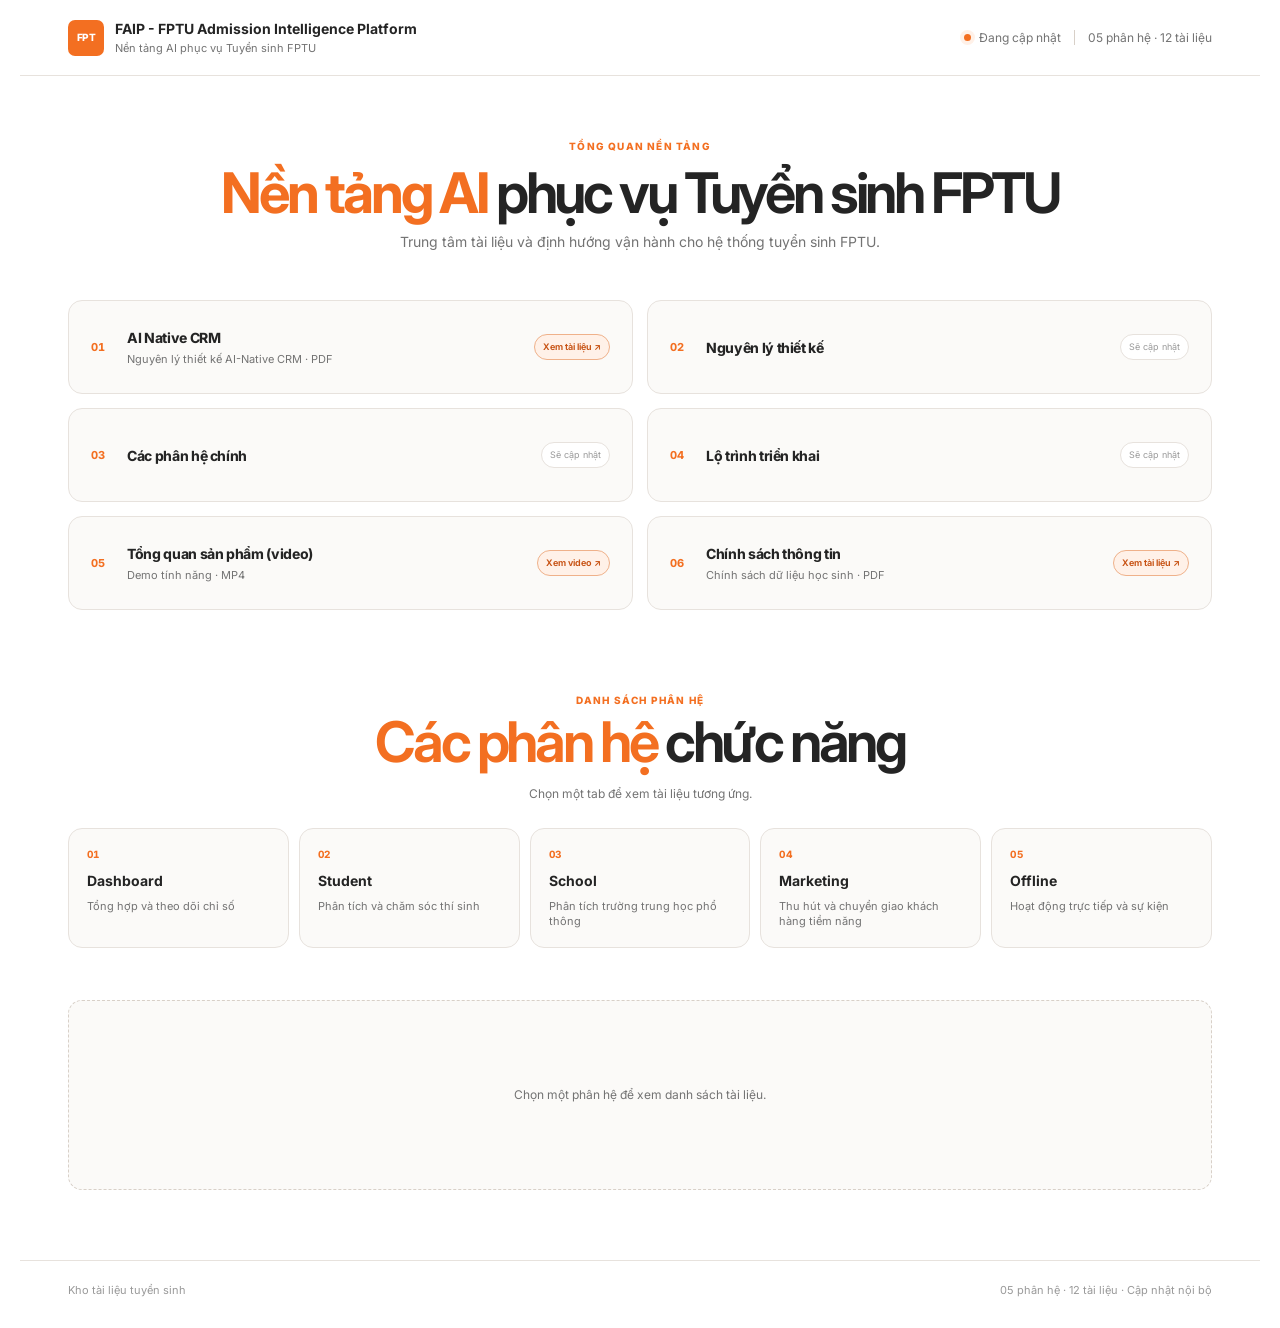
<file: index.html>
<!doctype html>
<html lang="vi">
  <head>
    <meta charset="utf-8" />
    <meta name="viewport" content="width=device-width, initial-scale=1" />
    <meta name="description" content="Thư viện tài liệu hệ thống tuyển sinh." />
    <title>FAIP - FPTU Admission Intelligence Platform</title>
    <link rel="preconnect" href="https://fonts.googleapis.com" />
    <link rel="preconnect" href="https://fonts.gstatic.com" crossorigin />
    <link href="https://fonts.googleapis.com/css2?family=Inter:wght@100..900&display=swap" rel="stylesheet" />
    <link rel="stylesheet" href="styles.css" />
  </head>
  <body>
    <div class="app-shell">
      <header class="site-header">
        <a class="brand" href="#top" aria-label="Về đầu trang">
          <span class="brand-mark" aria-hidden="true">FPT</span>
          <span class="brand-copy">
            <strong>FAIP - FPTU Admission Intelligence Platform</strong>
            <small>Nền tảng AI phục vụ Tuyển sinh FPTU</small>
          </span>
        </a>
        <div class="header-meta">
          <span class="status-dot" aria-hidden="true"></span>
          <span>Đang cập nhật</span>
          <span class="header-divider" aria-hidden="true"></span>
          <span>05 phân hệ · 12 tài liệu</span>
        </div>
      </header>

      <main id="top">
          <!-- <div class="hero-visual">
            <div class="chart-card">
              <div class="chart-header">
                <div>
                  <p class="chart-eyebrow">DOCUMENT COVERAGE</p>
                  <h2>Thư viện theo phân hệ</h2>
                </div>
                <span class="chart-live"><i aria-hidden="true"></i> LIVE</span>
              </div>

              <div class="chart-kpis">
                <div class="chart-kpi chart-kpi-featured"><span>Tổng tài liệu</span><strong>06</strong><small>PDF đang sẵn sàng</small></div>
                <div class="chart-kpi"><span>Phân hệ hoạt động</span><strong>04</strong><small>trên 05 phân hệ</small></div>
              </div>

              <div class="chart-canvas">
                <div class="chart-canvas-heading"><span>Số tài liệu</span><span>Phân bổ hiện tại</span></div>
                <svg class="coverage-chart" viewBox="0 0 560 220" role="img" aria-labelledby="coverage-chart-title coverage-chart-desc">
                  <title id="coverage-chart-title">Số tài liệu theo từng phân hệ</title>
                  <desc id="coverage-chart-desc">Dashboard có 1 tài liệu, Student có 1, School có 3, Marketing có 1 và Offline chưa có tài liệu.</desc>
                  <defs>
                    <linearGradient id="coverageBar" x1="0" y1="0" x2="0" y2="1">
                      <stop offset="0" stop-color="#ff9a5c" />
                      <stop offset="1" stop-color="#f36f21" />
                    </linearGradient>
                    <linearGradient id="coverageLine" x1="0" y1="0" x2="1" y2="0">
                      <stop offset="0" stop-color="#f36f21" />
                      <stop offset="1" stop-color="#c75213" />
                    </linearGradient>
                  </defs>
                  <g class="chart-grid-lines" aria-hidden="true">
                    <line x1="44" y1="39" x2="534" y2="39" />
                    <line x1="44" y1="84" x2="534" y2="84" />
                    <line x1="44" y1="128" x2="534" y2="128" />
                    <line x1="44" y1="172" x2="534" y2="172" />
                  </g>
                  <g class="chart-y-labels" aria-hidden="true">
                    <text x="26" y="43">3</text>
                    <text x="26" y="88">2</text>
                    <text x="26" y="132">1</text>
                    <text x="26" y="176">0</text>
                  </g>
                  <g class="chart-columns" aria-hidden="true">
                    <rect x="68" y="39" width="54" height="133" rx="11" />
                    <rect x="164" y="39" width="54" height="133" rx="11" />
                    <rect x="260" y="39" width="54" height="133" rx="11" />
                    <rect x="356" y="39" width="54" height="133" rx="11" />
                    <rect x="452" y="39" width="54" height="133" rx="11" />
                  </g>
                  <g class="chart-bars" aria-hidden="true">
                    <rect x="68" y="128" width="54" height="44" rx="11" fill="url(#coverageBar) />
                    <rect x="164" y="128" width="54" height="44" rx="11" fill="url(#coverageBar) />
                    <rect x="260" y="39" width="54" height="133" rx="11" fill="url(#coverageBar)" />
                    <rect x="356" y="128" width="54" height="44" rx="11" fill="url(#coverageBar)" />
                    <rect x="452" y="166" width="54" height="6" rx="4" fill="#d9ddda" />
                  </g>
                  <path class="chart-line" d="M95 125 C125 113, 158 113, 191 125 S256 67, 287 37 S354 114, 383 125 S447 164, 479 169" />
                  <g class="chart-points" aria-hidden="true">
                    <circle cx="95" cy="125" r="5" />
                    <circle cx="191" cy="125" r="5" />
                    <circle cx="287" cy="37" r="5" />
                    <circle cx="383" cy="125" r="5" />
                    <circle cx="479" cy="169" r="5" />
                  </g>
                  <g class="chart-callout" aria-hidden="true">
                    <rect x="241" y="3" width="92" height="23" rx="8" />
                    <text x="287" y="18" text-anchor="middle">03 tài liệu</text>
                  </g>
                  <g class="chart-x-labels" aria-hidden="true">
                    <text x="95" y="202" text-anchor="middle">Dashboard</text>
                    <text x="191" y="202" text-anchor="middle">Student</text>
                    <text x="287" y="202" text-anchor="middle">School</text>
                    <text x="383" y="202" text-anchor="middle">Marketing</text>
                    <text x="479" y="202" text-anchor="middle">Offline</text>
                  </g>
                </svg>
                <div class="chart-legend"><span><i class="legend-dot legend-dot-orange"></i>Đã có tài liệu</span><span><i class="legend-dot legend-dot-muted"></i>Đang cập nhật</span></div>
              </div>

              <div class="chart-footer"><span><i aria-hidden="true">↗</i> School là phân hệ có độ phủ cao nhất</span><span>05 phân hệ</span></div>
            </div>

          </div> -->
        <section class="system-intro" aria-labelledby="page-title">
          <div class="system-lead">
            <p class="section-label">TỔNG QUAN NỀN TẢNG</p>
            <h1 id="page-title"><span>Nền tảng AI</span> phục vụ Tuyển sinh FPTU</h1>
            <p class="intro-copy">Trung tâm tài liệu và định hướng vận hành cho hệ thống tuyển sinh FPTU.</p>
          </div>

          <div class="system-content">
            <div class="system-parts" aria-label="Năm phần của nguyên lý thiết kế hệ thống">
              <a class="system-part is-ready" href="viewer.html?doc=ai-native-crm">
                <span class="system-part-index">01</span>
                <span class="system-part-copy"><h2>AI Native CRM</h2><small>Nguyên lý thiết kế AI-Native CRM · PDF</small></span>
                <span class="system-part-status is-ready">Xem tài liệu ↗</span>
              </a>
              <article class="system-part">
                <span class="system-part-index">02</span>
                <h2>Nguyên lý thiết kế</h2>
                <span class="system-part-status">Sẽ cập nhật</span>
              </article>
              <article class="system-part">
                <span class="system-part-index">03</span>
                <h2>Các phân hệ chính</h2>
                <span class="system-part-status">Sẽ cập nhật</span>
              </article>
              <article class="system-part">
                <span class="system-part-index">04</span>
                <h2>Lộ trình triển khai</h2>
                <span class="system-part-status">Sẽ cập nhật</span>
              </article>
              <button type="button" class="system-part is-ready" id="openVideoModal" aria-haspopup="dialog" aria-controls="videoModal">
                <span class="system-part-index">05</span>
                <span class="system-part-copy"><h2>Tổng quan sản phẩm (video)</h2><small>Demo tính năng · MP4</small></span>
                <span class="system-part-status is-ready">Xem video ↗</span>
              </button>
              <a class="system-part is-ready" href="viewer.html?doc=student-data-policy">
                <span class="system-part-index">06</span>
                <span class="system-part-copy"><h2>Chính sách thông tin</h2><small>Chính sách dữ liệu học sinh · PDF</small></span>
                <span class="system-part-status is-ready">Xem tài liệu ↗</span>
              </a>
            </div>
          </div>
        </section>

        <section class="library-browser" aria-labelledby="modules-title">
          <div class="modules-panel">
            <div class="section-heading module-heading">
              <div><p class="section-label">DANH SÁCH PHÂN HỆ</p><h2 id="modules-title"><span>Các phân hệ</span> chức năng</h2></div>
              <p class="section-hint">Chọn một tab để xem tài liệu tương ứng.</p>
            </div>
            <div class="module-grid" role="tablist" aria-label="Các phân hệ chức năng">
              <a class="module-card" role="tab" aria-controls="documents-section" href="#section-dashboard"><span class="module-number">01</span><strong>Dashboard</strong><small>Tổng hợp và theo dõi chỉ số</small></a>
              <a class="module-card" role="tab" aria-controls="documents-section" href="#section-student"><span class="module-number">02</span><strong>Student</strong><small>Phân tích và chăm sóc thí sinh</small></a>
              <a class="module-card" role="tab" aria-controls="documents-section" href="#section-school"><span class="module-number">03</span><strong>School</strong><small>Phân tích trường trung học phổ thông</small></a>
              <a class="module-card" role="tab" aria-controls="documents-section" href="#section-marketing"><span class="module-number">04</span><strong>Marketing</strong><small>Thu hút và chuyển giao khách hàng tiềm năng</small></a>
              <a class="module-card" role="tab" aria-controls="documents-section" href="#section-offline"><span class="module-number">05</span><strong>Offline</strong><small>Hoạt động trực tiếp và sự kiện</small></a>
            </div>
          </div>

          <div class="documents-panel documents-section" id="documents-section" role="tabpanel" aria-label="Tài liệu theo phân hệ">
            <div class="documents-empty" id="documents-empty" role="status">Chọn một phân hệ để xem danh sách tài liệu.</div>
            <div class="folder-list">
            <article class="folder-card" id="section-dashboard" data-search="dashboard tổng hợp theo dõi chỉ số biểu đồ chuẩn tuyển sinh">
              <div class="file-list">
                <a class="file-row" href="viewer.html?doc=dashboard-charts" data-search="dashboard thư viện biểu đồ chuẩn tuyển sinh 25 biểu đồ báo cáo">
                  <span class="pdf-badge" aria-hidden="true">PDF</span><span class="file-name"><strong>Thư viện biểu đồ chuẩn</strong><small>25 biểu đồ nên có trên dashboard tuyển sinh</small></span><span class="file-pages">14 trang</span><span class="file-action">Xem <span aria-hidden="true">↗</span></span>
                </a>
                <a class="file-row" href="viewer.html?doc=manager-control-center" data-search="dashboard trung tâm điều khiển quản trị cấp manager quản lý cảnh báo chỉ số vận hành">
                  <span class="pdf-badge" aria-hidden="true">PDF</span><span class="file-name"><strong>Trung tâm điều khiển và quản trị cấp Manager</strong><small>Theo dõi tình hình, phát hiện vấn đề sớm và ra quyết định dựa trên số liệu</small></span><span class="file-pages">16 trang</span><span class="file-action">Xem <span aria-hidden="true">↗</span></span>
                </a>
              </div>
            </article>

            <article class="folder-card" id="section-student" data-search="student phân tích chăm sóc thí sinh student 360 sale quy trình vận hành tư vấn">
              <div class="file-list">
                <a class="file-row" href="viewer.html?doc=student-360" data-search="student 360 phân tích chân dung cơ chế phân loại thí sinh tuyển sinh">
                  <span class="pdf-badge" aria-hidden="true">PDF</span><span class="file-name"><strong>Student 360</strong><small>Phân tích chân dung và cơ chế phân loại thí sinh</small></span><span class="file-pages">09 trang</span><span class="file-action">Xem <span aria-hidden="true">↗</span></span>
                </a>
                <a class="file-row" href="viewer.html?doc=sale-process" data-search="quy trình vận hành bộ phận sale tư vấn tuyển sinh chăm sóc thí sinh">
                  <span class="pdf-badge" aria-hidden="true">PDF</span><span class="file-name"><strong>Quy trình vận hành Bộ phận Sale</strong><small>Quy trình tư vấn và chăm sóc thí sinh</small></span><span class="file-pages">16 trang</span><span class="file-action">Xem <span aria-hidden="true">↗</span></span>
                </a>
              </div>
            </article>

            <article class="folder-card" id="section-school" data-search="school phân tích trường school 360 định lượng thư viện biểu đồ trường">
              <div class="file-list">
                <a class="file-row" href="viewer.html?doc=school-360" data-search="school 360 phân tích địa bàn quan hệ trường trung học phổ thông tuyển sinh">
                  <span class="pdf-badge" aria-hidden="true">PDF</span><span class="file-name"><strong>School 360</strong><small>Phân tích địa bàn và quan hệ trường trung học phổ thông</small></span><span class="file-pages">15 trang</span><span class="file-action">Xem <span aria-hidden="true">↗</span></span>
                </a>
                <a class="file-row" href="viewer.html?doc=school-index" data-search="bộ chỉ số định lượng school 360 công thức chấm điểm phân loại trường">
                  <span class="pdf-badge" aria-hidden="true">PDF</span><span class="file-name"><strong>Bộ chỉ số định lượng School 360</strong><small>Công thức chấm điểm và phân loại trường</small></span><span class="file-pages">08 trang</span><span class="file-action">Xem <span aria-hidden="true">↗</span></span>
                </a>
                <a class="file-row" href="viewer.html?doc=school-charts" data-search="thư viện biểu đồ school 360 địa bàn tiềm năng cạnh tranh quan hệ trường">
                  <span class="pdf-badge" aria-hidden="true">PDF</span><span class="file-name"><strong>Thư viện biểu đồ School 360</strong><small>20 biểu đồ phân tích địa bàn, tiềm năng và quan hệ trường</small></span><span class="file-pages">12 trang</span><span class="file-action">Xem <span aria-hidden="true">↗</span></span>
                </a>
              </div>
            </article>

            <article class="folder-card" id="section-marketing" data-search="marketing acquisition map thu hút khách hàng tiềm năng đa nền tảng quy trình vận hành">
              <div class="file-list">
                <a class="file-row" href="viewer.html?doc=acquisition-map" data-search="marketing acquisition map thu hút khách hàng tiềm năng đa nền tảng chuyển giao chăm sóc">
                  <span class="pdf-badge" aria-hidden="true">PDF</span><span class="file-name"><strong>Thư viện biểu đồ Acquisition Map</strong><small>24 biểu đồ phân tích thu hút khách hàng tiềm năng đa nền tảng</small></span><span class="file-pages">14 trang</span><span class="file-action">Xem <span aria-hidden="true">↗</span></span>
                </a>
                <a class="file-row" href="viewer.html?doc=marketing-process" data-search="quy trình vận hành bộ phận marketing chiến dịch thu hút khách hàng tiềm năng">
                  <span class="pdf-badge" aria-hidden="true">PDF</span><span class="file-name"><strong>Quy trình vận hành Bộ phận Marketing</strong><small>Quy trình triển khai và vận hành các chiến dịch marketing</small></span><span class="file-pages">17 trang</span><span class="file-action">Xem <span aria-hidden="true">↗</span></span>
                </a>
              </div>
            </article>

            <article class="folder-card" id="section-offline" data-search="offline hoạt động trực tiếp sự kiện pr truyền thông quy trình vận hành">
              <div class="file-list">
                <a class="file-row" href="viewer.html?doc=pr-process" data-search="quy trình vận hành bộ phận pr truyền thông sự kiện offline">
                  <span class="pdf-badge" aria-hidden="true">PDF</span><span class="file-name"><strong>Quy trình vận hành Bộ phận PR</strong><small>Quy trình truyền thông và tổ chức hoạt động, sự kiện</small></span><span class="file-pages">17 trang</span><span class="file-action">Xem <span aria-hidden="true">↗</span></span>
                </a>
              </div>
            </article>
            </div>
          </div>
        </section>

        <div id="emptyState" class="empty-state" hidden><strong>Không tìm thấy tài liệu</strong><span>Hãy thử một từ khóa khác.</span></div>
      </main>

      <footer class="site-footer"><span>Kho tài liệu tuyển sinh</span><span>05 phân hệ · 12 tài liệu · Cập nhật nội bộ</span></footer>
    </div>

    <div class="video-modal" id="videoModal" role="dialog" aria-modal="true" aria-labelledby="videoModalTitle" hidden>
      <div class="video-modal-backdrop" id="videoModalBackdrop"></div>
      <div class="video-modal-panel">
        <div class="video-modal-head">
          <strong id="videoModalTitle">Tổng quan sản phẩm (video)</strong>
          <button type="button" class="video-modal-close" id="closeVideoModal" aria-label="Đóng">✕</button>
        </div>
        <video id="videoModalPlayer" class="video-modal-player" controls playsinline preload="none">
          <source src="new/demo%20t%C3%ADnh%20n%C4%83ng.mp4" type="video/mp4" />
          Trình duyệt của bạn không hỗ trợ phát video.
        </video>
      </div>
    </div>

    <script src="app.js"></script>
  </body>
</html>
</file>
<file: styles.css>
:root {
  --orange: #f36f21;
  --orange-dark: #c75213;
  --orange-pale: #fff1e8;
  --ink: #242424;
  --muted: #737373;
  --faint: #999999;
  --line: #e7e2dd;
  --line-strong: #d8d0c8;
  --paper: #ffffff;
  --canvas: #ffffff;
  --page-gutter: 48px;
  --content-rail-gutter: max(48px, calc(50vw - 720px));
  --shadow: 0 8px 24px rgba(50, 38, 27, 0.06);
}

* {
  box-sizing: border-box;
}

html {
  scroll-behavior: smooth;
  scroll-padding-top: 24px;
}

body {
  margin: 0;
  color: var(--ink);
  background: var(--canvas);
  font-family: "Inter", ui-sans-serif, -apple-system, BlinkMacSystemFont, "Segoe UI", sans-serif;
  font-size: 15px;
  line-height: 1.5;
  -webkit-font-smoothing: antialiased;
}

a {
  color: inherit;
  text-decoration: none;
}

button,
input {
  font: inherit;
}

::selection {
  color: #fff;
  background: var(--orange);
}

.app-shell {
  width: min(100% - 40px, 1180px);
  margin: 0 auto;
}

.site-header {
  display: flex;
  align-items: center;
  justify-content: space-between;
  width: calc(100vw - 40px);
  min-height: 76px;
  margin-left: calc(50% - 50vw + 20px);
  padding: 0 var(--content-rail-gutter);
  border-bottom: 1px solid var(--line);
}

.brand {
  display: inline-flex;
  align-items: center;
  gap: 11px;
}

.brand-mark {
  display: grid;
  width: 36px;
  height: 36px;
  place-items: center;
  color: #fff;
  background: var(--orange);
  border-radius: 7px;
  font-size: 10px;
  font-weight: 800;
  letter-spacing: -0.04em;
}

.brand-copy strong,
.brand-copy small {
  display: block;
}

.brand-copy strong {
  font-size: 14px;
  font-weight: 700;
}

.brand-copy small {
  margin-top: 1px;
  color: var(--muted);
  font-size: 11px;
}

.header-meta {
  display: flex;
  align-items: center;
  gap: 8px;
  color: var(--muted);
  font-size: 12px;
}

.status-dot {
  width: 7px;
  height: 7px;
  background: var(--orange);
  border-radius: 50%;
  box-shadow: 0 0 0 4px var(--orange-pale);
}

.header-divider {
  width: 1px;
  height: 15px;
  margin: 0 5px;
  background: var(--line-strong);
}

.library-intro {
  display: flex;
  align-items: end;
  justify-content: space-between;
  gap: 30px;
  padding: 64px 0 42px;
}

.hero {
  display: block;
  width: calc(100vw - 40px);
  min-height: 0;
  margin-left: calc(50% - 50vw + 20px);
  padding: 76px var(--page-gutter) 86px;
  text-align: center;
}

.hero-content {
  min-width: 0;
  max-width: none;
}

.hero-copy {
  max-width: 1180px;
  margin: 0 auto;
}

.hero h1 {
  max-width: none;
  margin: 17px 0 20px;
  color: var(--ink);
  font-size: clamp(48px, 5.5vw, 82px);
  font-weight: 600;
  letter-spacing: -0.07em;
  line-height: 0.98;
}

.hero h1 span {
  color: var(--orange);
  font-weight: 700;
}

.hero-description {
  max-width: 920px;
  margin: 0 auto;
  color: var(--muted);
  font-size: 18px;
  line-height: 1.6;
}

.hero-stats {
  display: grid;
  grid-template-columns: repeat(3, minmax(0, 1fr));
  max-width: 1080px;
  margin: 42px auto 0;
  padding: 21px 0 19px;
  border-top: 1px solid var(--line-strong);
  border-bottom: 1px solid var(--line-strong);
}

.hero-stat {
  display: grid;
  gap: 1px;
  padding-right: 16px;
}

.hero-stat + .hero-stat {
  padding-left: 16px;
  border-left: 1px solid var(--line);
}

.hero-stat strong {
  color: var(--ink);
  font-size: 32px;
  font-weight: 650;
  letter-spacing: -0.06em;
  line-height: 1;
}

.hero-stat span {
  color: var(--muted);
  font-size: 12px;
  line-height: 1.3;
}

.search-wrap {
  max-width: 620px;
  margin-top: 25px;
}

.hero .search-box {
  width: 100%;
  min-height: 56px;
  padding: 0 16px;
  border-radius: 11px;
  box-shadow: 0 8px 24px rgba(50, 38, 27, 0.035);
}

.hero .search-box input {
  font-size: 15px;
}

.hero .search-status {
  min-height: 18px;
  margin: 11px 2px 0;
}

.hero-docs {
  max-width: 1400px;
  margin: 46px auto 0;
  text-align: left;
  border-top: 1px solid var(--line-strong);
}

.hero-docs-heading {
  display: flex;
  align-items: end;
  justify-content: flex-start;
  gap: 16px;
  padding: 18px 0 14px;
}

.hero-docs-heading h2 {
  margin: 6px 0 0;
  color: var(--ink);
  font-size: 22px;
  font-weight: 700;
  letter-spacing: -0.035em;
}

.hero-doc-list {
  display: grid;
  grid-template-columns: repeat(3, minmax(0, 1fr));
  gap: 12px;
}

.hero-doc-item {
  display: grid;
  grid-template-columns: 30px minmax(0, 1fr) auto;
  align-items: center;
  gap: 12px;
  min-height: 78px;
  padding: 14px 16px;
  background: #fbfaf8;
  border: 1px solid var(--line);
  border-radius: 14px;
  transition: border-color 160ms ease, background 160ms ease, box-shadow 160ms ease, transform 160ms ease;
}

.hero-doc-item:hover,
.hero-doc-item:focus-visible {
  border-color: #efb18a;
  background: var(--paper);
  box-shadow: 0 10px 24px rgba(50, 38, 27, 0.06);
  color: var(--orange-dark);
  outline: none;
  transform: translateY(-2px);
}

.hero-doc-badge {
  display: grid;
  width: 29px;
  height: 31px;
  place-items: center;
  color: var(--orange-dark);
  background: var(--orange-pale);
  border: 1px solid #f7cdb4;
  border-radius: 4px;
  font-size: 7px;
  font-weight: 800;
}

.hero-doc-copy {
  min-width: 0;
}

.hero-doc-copy strong,
.hero-doc-copy small {
  display: block;
  overflow: hidden;
  text-overflow: ellipsis;
  white-space: nowrap;
}

.hero-doc-copy strong {
  color: var(--ink);
  font-size: 14px;
  font-weight: 650;
}

.hero-doc-copy small {
  margin-top: 2px;
  color: var(--muted);
  font-size: 11px;
}

.hero-doc-arrow {
  color: var(--orange);
  font-size: 16px;
}

.hero-visual {
  position: relative;
  display: grid;
  grid-template-columns: minmax(0, 1fr);
  align-items: stretch;
  gap: 12px;
  min-width: 0;
  max-width: 920px;
  width: 100%;
  justify-self: end;
}

.hero-visual::before,
.hero-visual::after {
  display: none;
}

.chart-card {
  position: relative;
  overflow: hidden;
  padding: 22px;
  background: var(--paper);
  border: 1px solid var(--line-strong);
  border-radius: 22px;
  box-shadow: 0 24px 55px rgba(50, 38, 27, 0.09);
}

.chart-card::before {
  position: absolute;
  top: 0;
  right: 0;
  left: 0;
  height: 3px;
  content: "";
  background: linear-gradient(90deg, var(--orange), #ffb47d 55%, var(--ink));
}

.chart-header {
  display: flex;
  align-items: start;
  justify-content: space-between;
  gap: 18px;
}

.chart-eyebrow {
  margin: 0 0 7px;
  color: var(--orange);
  font-size: 9px;
  font-weight: 800;
  letter-spacing: 0.15em;
}

.chart-header h2 {
  margin: 0;
  color: var(--ink);
  font-size: 21px;
  font-weight: 700;
  letter-spacing: -0.055em;
}

.chart-live {
  display: inline-flex;
  align-items: center;
  gap: 6px;
  padding: 6px 8px;
  color: var(--muted);
  background: #fafaf9;
  border: 1px solid var(--line);
  border-radius: 999px;
  font-size: 9px;
  font-weight: 750;
  letter-spacing: 0.08em;
}

.chart-live i {
  width: 6px;
  height: 6px;
  background: #48a66c;
  border-radius: 50%;
  box-shadow: 0 0 0 3px #e5f3e9;
}

.chart-kpis {
  display: grid;
  grid-template-columns: 1fr 1fr;
  gap: 10px;
  margin-top: 22px;
}

.chart-kpi {
  display: grid;
  grid-template-columns: minmax(0, 1fr) auto;
  column-gap: 12px;
  padding: 13px 14px;
  background: #fafaf9;
  border: 1px solid var(--line);
  border-radius: 11px;
}

.chart-kpi-featured {
  background: var(--orange-pale);
  border-color: #f7cdb4;
}

.chart-kpi span,
.chart-kpi small {
  color: var(--muted);
  font-size: 10px;
  line-height: 1.2;
}

.chart-kpi strong {
  grid-row: span 2;
  align-self: center;
  color: var(--ink);
  font-size: 27px;
  font-weight: 650;
  letter-spacing: -0.07em;
  line-height: 1;
}

.chart-kpi small {
  margin-top: 5px;
  font-size: 9px;
}

.chart-canvas {
  margin-top: 18px;
  padding: 15px 13px 12px;
  background: #fff;
  border: 1px solid var(--line);
  border-radius: 14px;
}

.chart-canvas-heading,
.chart-footer,
.chart-legend {
  display: flex;
  align-items: center;
  justify-content: space-between;
  gap: 12px;
}

.chart-canvas-heading {
  padding: 0 3px;
  color: var(--muted);
  font-size: 10px;
}

.chart-canvas-heading span:last-child {
  color: var(--faint);
  font-size: 9px;
}

.coverage-chart {
  display: block;
  width: 100%;
  height: auto;
  margin-top: 7px;
  overflow: visible;
  font-family: "Inter", sans-serif;
}

.chart-grid-lines line {
  stroke: #eceeeb;
  stroke-width: 1;
}

.chart-columns rect {
  fill: #f5f2ef;
}

.chart-y-labels text,
.chart-x-labels text {
  fill: var(--faint);
  font-size: 10px;
}

.chart-x-labels text {
  font-size: 9px;
}

.chart-line {
  fill: none;
  stroke: url(#coverageLine);
  stroke-linecap: round;
  stroke-width: 2.5;
}

.chart-points circle {
  fill: #fff;
  stroke: var(--orange);
  stroke-width: 2.5;
}

.chart-callout rect {
  fill: var(--ink);
}

.chart-callout text {
  fill: #fff;
  font-size: 10px;
  font-weight: 650;
}

.chart-legend {
  justify-content: start;
  gap: 16px;
  padding: 0 3px;
  color: var(--muted);
  font-size: 9px;
}

.chart-legend span {
  display: inline-flex;
  align-items: center;
  gap: 5px;
}

.legend-dot {
  width: 6px;
  height: 6px;
  border-radius: 50%;
}

.legend-dot-orange {
  background: var(--orange);
}

.legend-dot-muted {
  background: #d9ddda;
}

.chart-footer {
  margin-top: 18px;
  color: var(--muted);
  font-size: 10px;
}

.chart-footer i {
  margin-right: 4px;
  color: var(--orange);
  font-size: 13px;
  font-style: normal;
}

.chart-footer span:last-child {
  color: var(--faint);
  white-space: nowrap;
}

.system-intro {
  display: block;
  width: calc(100vw - 40px);
  margin-left: calc(50% - 50vw + 20px);
  padding: 64px var(--content-rail-gutter) 0;
}

.system-lead {
  max-width: 1180px;
  margin: 0 auto;
  text-align: center;
}

.system-content {
  min-width: 0;
  width: 100%;
  max-width: none;
  margin-top: 48px;
}

.system-parts {
  display: grid;
  grid-template-columns: repeat(2, minmax(0, 1fr));
  gap: 14px;
}

.system-part {
  display: grid;
  grid-template-columns: 28px minmax(0, 1fr) auto;
  align-items: center;
  gap: 8px;
  min-height: 94px;
  padding: 20px 22px;
  background: #fbfaf8;
  border: 1px solid var(--line);
  border-radius: 14px;
  transition: border-color 180ms ease, background 180ms ease, box-shadow 180ms ease;
}

.system-part:hover {
  background: var(--paper);
  border-color: #efb18a;
  box-shadow: 0 8px 20px rgba(50, 38, 27, 0.045);
}

a.system-part {
  text-decoration: none;
  cursor: pointer;
}

.system-part-status.is-ready {
  color: var(--orange-dark);
  background: var(--orange-pale);
  border-color: #efb18a;
  font-weight: 650;
}

.system-part-index {
  color: var(--orange);
  font-size: 11px;
  font-variant-numeric: tabular-nums;
  font-weight: 750;
  letter-spacing: 0.04em;
}

.system-part h2 {
  margin: 0;
  color: var(--ink);
  font-size: 14px;
  font-weight: 750;
  letter-spacing: -0.025em;
}

.system-part-copy {
  min-width: 0;
}

.system-part-copy h2,
.system-part-copy small {
  overflow: hidden;
  text-overflow: ellipsis;
  white-space: nowrap;
}

.system-part-copy small {
  display: block;
  margin-top: 3px;
  color: var(--muted);
  font-size: 11px;
}

.system-part-status {
  padding: 5px 8px;
  color: var(--faint);
  background: var(--paper);
  border: 1px solid var(--line);
  border-radius: 999px;
  font-size: 9px;
  white-space: nowrap;
}

button.system-part {
  width: 100%;
  font: inherit;
  text-align: left;
  color: inherit;
  cursor: pointer;
}

.video-modal {
  position: fixed;
  inset: 0;
  z-index: 100;
  display: flex;
  align-items: center;
  justify-content: center;
  padding: 24px;
}

.video-modal[hidden] {
  display: none;
}

.video-modal-backdrop {
  position: absolute;
  inset: 0;
  background: rgba(24, 18, 12, 0.6);
}

.video-modal-panel {
  position: relative;
  width: 100%;
  max-width: 960px;
  background: var(--paper);
  border: 1px solid var(--line);
  border-radius: 16px;
  box-shadow: 0 24px 60px rgba(24, 18, 12, 0.28);
  overflow: hidden;
}

.video-modal-head {
  display: flex;
  align-items: center;
  justify-content: space-between;
  gap: 12px;
  padding: 14px 18px;
  border-bottom: 1px solid var(--line);
}

.video-modal-head strong {
  font-size: 14px;
  font-weight: 750;
  color: var(--ink);
}

.video-modal-close {
  display: inline-flex;
  align-items: center;
  justify-content: center;
  width: 30px;
  height: 30px;
  color: var(--muted);
  background: #fbfaf8;
  border: 1px solid var(--line);
  border-radius: 999px;
  font-size: 14px;
  line-height: 1;
  cursor: pointer;
  transition: color 150ms ease, border-color 150ms ease;
}

.video-modal-close:hover {
  color: var(--orange-dark);
  border-color: #efb18a;
}

.video-modal-player {
  display: block;
  width: 100%;
  max-height: 80vh;
  background: #000;
}

.system-intro h1 {
  margin: 13px 0 10px;
  font-size: clamp(36px, 4.5vw, 56px);
  font-weight: 650;
  letter-spacing: -0.06em;
  line-height: 1;
}

.system-intro h1 span {
  color: var(--orange);
  font-weight: 700;
}

.system-intro .intro-copy {
  max-width: 680px;
  margin: 0 auto;
  color: var(--muted);
  font-size: 14px;
}

.principle-list {
  display: grid;
  grid-template-columns: repeat(2, minmax(0, 1fr));
  gap: 12px;
  margin-top: 0;
}

.principle-item {
  display: grid;
  grid-template-columns: 30px minmax(0, 1fr);
  gap: 14px;
  min-height: 112px;
  padding: 20px;
  background: #fbfaf8;
  border: 1px solid var(--line);
  border-radius: 14px;
}

.principle-item:nth-child(odd) {
  padding-right: 20px;
  border-right: 1px solid var(--line);
}

.principle-item:nth-child(even) {
  padding-left: 20px;
}

.principle-number,
.module-number,
.folder-index {
  color: var(--orange);
  font-size: 10px;
  font-variant-numeric: tabular-nums;
  font-weight: 750;
  letter-spacing: 0.04em;
}

.principle-item strong {
  display: block;
  font-size: 13px;
  font-weight: 700;
}

.principle-item p {
  margin: 4px 0 0;
  color: var(--muted);
  font-size: 12px;
  line-height: 1.45;
}

.foundation-docs {
  margin-top: 20px;
  background: var(--paper);
  border: 1px solid var(--line);
  border-radius: 16px;
  box-shadow: 0 12px 28px rgba(50, 38, 27, 0.045);
  overflow: hidden;
}

.foundation-heading {
  display: flex;
  align-items: end;
  justify-content: space-between;
  gap: 20px;
  padding: 19px 22px 16px;
  border-bottom: 1px solid var(--line);
}

.foundation-heading h2 {
  margin: 6px 0 0;
  font-size: 17px;
  font-weight: 700;
  letter-spacing: -0.02em;
}

.foundation-heading > span {
  color: var(--faint);
  font-size: 11px;
  white-space: nowrap;
}

.foundation-file-list {
  padding: 0 22px;
}

.foundation-file-row {
  display: grid;
  grid-template-columns: 31px minmax(0, 1fr) auto;
  align-items: center;
  gap: 12px;
  min-height: 68px;
  border-bottom: 1px solid var(--line);
}

.foundation-file-row:last-child {
  border-bottom: 0;
}

.file-status {
  color: var(--faint);
  font-size: 11px;
  white-space: nowrap;
}

.library-browser {
  display: block;
  width: calc(100vw - 40px);
  margin-left: calc(50% - 50vw + 20px);
  padding: 84px var(--content-rail-gutter) 0;
}

.modules-panel {
  min-width: 0;
}

.modules-panel .section-heading,
.documents-panel .section-heading {
  display: block;
  min-height: 112px;
  margin-bottom: 22px;
}

.modules-panel .section-hint {
  margin-top: 15px;
  line-height: 1.55;
}

.modules-panel .section-heading {
  text-align: center;
}

.modules-panel .section-heading h2 span {
  color: var(--orange);
}

.module-grid {
  display: grid;
  grid-template-columns: repeat(5, minmax(0, 1fr));
  width: 100%;
  gap: 10px;
}

.module-card {
  display: grid;
  min-height: 88px;
  align-content: start;
  gap: 8px;
  padding: 18px;
  background: #fbfaf8;
  border: 1px solid var(--line);
  border-radius: 14px;
  transition: border-color 180ms ease, background 180ms ease, box-shadow 180ms ease, transform 180ms ease;
}

.module-card:last-child {
  grid-column: auto;
}

.module-card:hover,
.module-card:focus-visible {
  border-color: #efb18a;
  background: var(--paper);
  box-shadow: 0 10px 24px rgba(50, 38, 27, 0.06);
  outline: none;
  transform: translateY(-3px);
}

.module-card.is-active {
  border-color: #efb18a;
  background: var(--orange-pale);
  box-shadow: 0 8px 20px rgba(243, 111, 33, 0.08);
}

.module-card strong {
  font-size: 14px;
  font-weight: 700;
}

.module-card small {
  color: var(--muted);
  font-size: 11px;
  line-height: 1.35;
}

.eyebrow,
.section-label {
  margin: 0;
  color: var(--orange);
  font-size: 10px;
  font-weight: 800;
  letter-spacing: 0.12em;
  line-height: 1.2;
}

.library-intro h1 {
  margin: 13px 0 10px;
  font-size: clamp(38px, 5vw, 60px);
  font-weight: 650;
  letter-spacing: -0.06em;
  line-height: 1;
}

.intro-copy {
  max-width: 580px;
  margin: 0;
  color: var(--muted);
  font-size: 14px;
}

.library-stat {
  display: flex;
  align-items: baseline;
  gap: 10px;
  min-width: 130px;
  padding: 12px 0 4px 18px;
  border-left: 2px solid var(--orange);
}

.library-stat strong {
  font-size: 30px;
  font-weight: 650;
  letter-spacing: -0.05em;
}

.library-stat span {
  color: var(--muted);
  font-size: 11px;
  line-height: 1.25;
}

.search-section {
  display: flex;
  align-items: center;
  gap: 18px;
  padding: 17px 0 19px;
  border-top: 1px solid var(--line);
  border-bottom: 1px solid var(--line);
}

.search-box {
  display: flex;
  align-items: center;
  gap: 11px;
  width: min(100%, 600px);
  min-height: 47px;
  padding: 0 13px;
  color: var(--muted);
  background: var(--paper);
  border: 1px solid var(--line-strong);
  border-radius: 6px;
  transition: border-color 160ms ease, box-shadow 160ms ease;
}

.search-box:focus-within {
  border-color: var(--orange);
  box-shadow: 0 0 0 3px rgba(243, 111, 33, 0.12);
}

.search-box svg {
  width: 19px;
  height: 19px;
  flex: 0 0 auto;
}

.search-box input {
  min-width: 0;
  flex: 1;
  padding: 3px 0;
  color: var(--ink);
  background: transparent;
  border: 0;
  outline: 0;
  font-size: 13px;
}

.search-box input::placeholder {
  color: #a2a2a2;
}

.search-box kbd {
  display: grid;
  width: 25px;
  height: 25px;
  place-items: center;
  color: var(--faint);
  background: var(--canvas);
  border: 1px solid var(--line);
  border-radius: 4px;
  font-size: 11px;
}

.search-status {
  margin: 0;
  color: var(--muted);
  font-size: 12px;
}

.quick-section {
  padding-top: 84px;
}

.documents-section {
  display: block;
  width: 100%;
  margin: 0;
  padding: 0;
}

.documents-panel {
  min-width: 0;
  width: 100%;
  max-width: none;
  margin-top: 52px;
}

.documents-panel .folder-list {
  width: 100%;
  max-width: none;
}

.documents-empty {
  display: grid;
  min-height: 190px;
  place-items: center;
  padding: 32px;
  color: var(--muted);
  background: #fbfaf8;
  border: 1px dashed var(--line-strong);
  border-radius: 14px;
  font-size: 12px;
  text-align: center;
}

.documents-empty[hidden] {
  display: none;
}

.documents-panel .section-hint {
  margin-top: 15px;
  line-height: 1.55;
}

.section-heading {
  display: flex;
  align-items: end;
  justify-content: space-between;
  gap: 24px;
  margin-bottom: 22px;
}

.section-heading h2 {
  margin: 8px 0 0;
  font-size: clamp(36px, 4.5vw, 56px);
  font-weight: 650;
  letter-spacing: -0.06em;
  line-height: 1;
}

.section-hint {
  margin: 0 0 2px;
  color: var(--muted);
  font-size: 12px;
}

.quick-grid {
  display: grid;
  grid-template-columns: repeat(3, minmax(0, 1fr));
  gap: 10px;
}

.quick-card {
  display: flex;
  align-items: center;
  gap: 12px;
  min-height: 74px;
  padding: 13px 15px;
  background: var(--paper);
  border: 1px solid var(--line-strong);
  border-left: 3px solid var(--orange);
  border-radius: 5px;
  transition: box-shadow 160ms ease, border-color 160ms ease, transform 160ms ease;
}

.quick-card:hover,
.quick-card:focus-visible {
  border-color: var(--orange);
  box-shadow: var(--shadow);
  outline: none;
  transform: translateY(-2px);
}

.folder-icon {
  position: relative;
  display: grid;
  width: 35px;
  height: 29px;
  flex: 0 0 35px;
  place-items: center;
  color: var(--orange);
  background: var(--orange-pale);
  border: 1px solid #f7cdb4;
  border-radius: 4px;
  font-size: 0;
}

.folder-icon::before {
  position: absolute;
  top: 9px;
  left: 6px;
  width: 21px;
  height: 13px;
  content: "";
  border: 1.5px solid currentColor;
  border-radius: 2px;
}

.folder-icon::after {
  position: absolute;
  top: 6px;
  left: 8px;
  width: 9px;
  height: 4px;
  content: "";
  border: 1.5px solid currentColor;
  border-bottom: 0;
  border-radius: 2px 2px 0 0;
}

.quick-card-copy {
  min-width: 0;
  flex: 1;
}

.quick-card-copy strong,
.quick-card-copy small {
  display: block;
  overflow: hidden;
  text-overflow: ellipsis;
  white-space: nowrap;
}

.quick-card-copy strong {
  font-size: 13px;
  font-weight: 650;
}

.quick-card-copy small {
  margin-top: 2px;
  color: var(--muted);
  font-size: 11px;
}

.quick-arrow {
  color: var(--orange);
  font-size: 17px;
}

.folder-list {
  display: grid;
  gap: 16px;
}

.folder-card {
  display: contents;
}

.folder-card.is-hidden {
  display: none;
}

.folder-card.is-filtered-out {
  display: none;
}

.folder-heading {
  display: none;
  grid-template-columns: 26px 40px minmax(0, 1fr) auto;
  align-items: center;
  gap: 14px;
  padding: 20px 22px;
  border-bottom: 1px solid var(--line);
}

.folder-icon-large {
  width: 40px;
  height: 33px;
}

.section-tag {
  color: var(--faint);
  font-size: 9px;
  font-weight: 750;
  letter-spacing: 0.12em;
}

.folder-icon-large::before {
  top: 10px;
  left: 7px;
  width: 24px;
  height: 15px;
}

.folder-icon-large::after {
  top: 7px;
  left: 9px;
}

.folder-title {
  min-width: 0;
}

.folder-title > div {
  display: flex;
  align-items: center;
  flex-wrap: wrap;
  gap: 9px;
}

.folder-title h3 {
  margin: 0;
  font-size: 16px;
  font-weight: 700;
  letter-spacing: -0.02em;
}

.folder-title p {
  margin: 3px 0 0;
  overflow: hidden;
  color: var(--muted);
  font-size: 12px;
  text-overflow: ellipsis;
  white-space: nowrap;
}

.file-count {
  padding: 3px 7px;
  color: var(--muted);
  background: var(--canvas);
  border: 1px solid var(--line);
  border-radius: 3px;
  font-size: 10px;
  white-space: nowrap;
}

.folder-open {
  color: var(--orange-dark);
  font-size: 11px;
  font-weight: 650;
  white-space: nowrap;
}

.folder-open span {
  margin-left: 4px;
  font-size: 15px;
}

.file-list {
  display: grid;
  gap: 10px;
  padding: 0;
}

.file-list--two-column {
  grid-template-columns: repeat(2, minmax(0, 1fr));
  gap: 14px;
}

.file-row {
  display: grid;
  grid-template-columns: 31px minmax(0, 1fr) 65px 50px;
  align-items: center;
  gap: 12px;
  min-height: 94px;
  padding: 14px 20px;
  background: var(--paper);
  border: 1px solid var(--line);
  border-radius: 14px;
  box-shadow: 0 7px 18px rgba(50, 38, 27, 0.035);
  transition: padding 160ms ease, color 160ms ease;
}

.file-row:last-child {
  border-bottom: 1px solid var(--line);
}

.file-row:hover,
.file-row:focus-visible {
  padding-right: 24px;
  padding-left: 24px;
  border-color: #efb18a;
  color: var(--orange-dark);
  outline: none;
}

.file-row.is-hidden {
  display: none;
}

.pdf-badge {
  display: grid;
  width: 29px;
  height: 33px;
  place-items: center;
  color: var(--orange-dark);
  background: var(--orange-pale);
  border: 1px solid #f7cdb4;
  border-radius: 3px;
  font-size: 8px;
  font-weight: 800;
}

.file-name {
  min-width: 0;
}

.file-name strong,
.file-name small {
  display: block;
  overflow: hidden;
  text-overflow: ellipsis;
  white-space: nowrap;
}

.file-name strong {
  color: var(--ink);
  font-size: 13px;
  font-weight: 650;
}

.file-name small {
  margin-top: 2px;
  color: var(--muted);
  font-size: 11px;
}

.file-pages {
  color: var(--faint);
  font-size: 11px;
  text-align: right;
  white-space: nowrap;
}

.file-action {
  color: var(--orange-dark);
  font-size: 11px;
  font-weight: 650;
  text-align: right;
  white-space: nowrap;
}

.file-action span {
  margin-left: 3px;
  font-size: 14px;
}

.empty-state {
  margin-top: 24px;
  padding: 35px 20px;
  color: var(--muted);
  text-align: center;
  background: var(--paper);
  border: 1px dashed var(--line-strong);
  border-radius: 6px;
}

.empty-state strong,
.empty-state span {
  display: block;
}

.empty-state strong {
  margin-bottom: 3px;
  color: var(--ink);
  font-size: 15px;
}

.empty-state span {
  font-size: 12px;
}

.empty-folder-note {
  padding: 22px;
  color: var(--faint);
  background: #fbfaf8;
  border: 1px solid var(--line);
  border-radius: 14px;
  font-size: 12px;
}

.site-footer {
  display: flex;
  justify-content: space-between;
  width: calc(100vw - 40px);
  margin-top: 70px;
  margin-left: calc(50% - 50vw + 20px);
  padding: 21px var(--content-rail-gutter) 30px;
  color: var(--faint);
  border-top: 1px solid var(--line);
  font-size: 11px;
}

@media (max-width: 900px) {
  .site-header {
    padding-right: 0;
    padding-left: 0;
  }

  .brand,
  .brand-copy {
    min-width: 0;
  }

  .brand {
    flex: 1 1 auto;
  }

  .brand-copy strong {
    line-height: 1.25;
  }

  .brand-copy small,
  .header-meta span:nth-child(2) {
    white-space: nowrap;
  }

  .system-intro,
  .library-browser {
    width: 100%;
    margin-left: 0;
    padding-right: 0;
    padding-left: 0;
  }

  .site-footer {
    width: 100%;
    margin-left: 0;
    padding-right: 0;
    padding-left: 0;
  }

  .system-intro,
  .library-browser {
    display: block;
  }

  .system-content {
    margin-top: 30px;
  }

  .modules-panel .section-heading,
  .documents-panel .section-heading {
    min-height: 0;
    margin-bottom: 22px;
  }

  .module-grid,
  .documents-panel .folder-list {
    grid-column: auto;
  }

  .documents-panel {
    max-width: none;
    margin-top: 52px;
  }

  .module-grid {
    display: flex;
    gap: 10px;
    padding-bottom: 4px;
    overflow-x: auto;
    scroll-snap-type: x proximity;
    scrollbar-width: thin;
  }

  .module-grid::-webkit-scrollbar {
    display: none;
  }

  .module-card,
  .module-card:last-child {
    grid-column: auto;
    flex: 0 0 min(220px, 72vw);
    scroll-snap-align: start;
  }

  .hero {
    display: block;
    width: 100%;
    margin-left: 0;
    padding: 52px 0 62px;
  }

  .hero-content {
    max-width: none;
  }

  .hero-visual {
    display: block;
    max-width: 860px;
    margin-top: 52px;
  }

}

@media (max-width: 700px) {
  .app-shell {
    width: min(100% - 24px, 580px);
  }

  .site-header {
    width: 100%;
    min-height: 68px;
    margin-left: 0;
    padding-right: 0;
    padding-left: 0;
  }

  .brand-copy strong {
    font-size: 13px;
    line-height: 1.2;
  }

  .brand-copy small {
    font-size: 10px;
  }

  .header-meta {
    flex: 0 0 auto;
    font-size: 10px;
  }

  .header-meta span:nth-last-child(-n + 2),
  .header-divider {
    display: none;
  }

  .library-intro {
    align-items: start;
    padding: 44px 0 29px;
  }

  .library-intro h1 {
    font-size: 42px;
  }

  .system-intro {
    padding-top: 45px;
  }

  .hero {
    display: block;
    width: 100%;
    min-height: 0;
    margin-left: 0;
    padding: 52px 0 35px;
  }

  .hero h1 {
    margin-top: 14px;
    font-size: clamp(42px, 12vw, 62px);
  }

  .hero-description {
    font-size: 13px;
  }

  .hero-stats {
    margin-top: 25px;
  }

  .search-wrap {
    margin-top: 35px;
  }

  .hero-docs {
    margin-top: 26px;
  }

  .hero-doc-list {
    grid-template-columns: 1fr;
  }

  .hero-visual {
    margin-top: 48px;
  }

  .hero-visual::before {
    inset: 18px -6px -12px 6px;
  }

  .hero-visual::after {
    inset: 8px 6px -5px -6px;
  }

  .chart-card {
    padding: 20px 16px;
    border-radius: 18px;
  }

  .chart-header h2 {
    font-size: 19px;
  }

  .chart-kpi {
    padding: 11px 10px;
  }

  .chart-kpi strong {
    font-size: 23px;
  }

  .system-intro h1 {
    font-size: 40px;
  }

  .system-parts {
    grid-template-columns: 1fr;
  }

  .system-part:last-child {
    grid-column: auto;
  }

  .system-part {
    grid-template-columns: 28px minmax(0, 1fr);
    gap: 10px;
    padding: 15px;
  }

  .system-part-status {
    grid-column: 2;
    justify-self: start;
    margin-top: 1px;
  }

  .principle-list {
    display: grid;
    gap: 10px;
    margin-top: 28px;
  }

  .principle-item,
  .principle-item:nth-child(odd),
  .principle-item:nth-child(even) {
    min-height: 0;
    padding: 17px;
    border-right: 1px solid var(--line);
  }

  .foundation-heading {
    display: block;
    padding: 17px 16px 14px;
  }

  .foundation-heading > span {
    display: block;
    margin-top: 7px;
  }

  .foundation-file-list {
    padding: 0 15px;
  }

  .foundation-file-row {
    grid-template-columns: 29px minmax(0, 1fr);
    gap: 10px;
    padding: 9px 0;
  }

  .foundation-file-row .file-status {
    grid-column: 2;
    margin-top: -6px;
  }

  .module-card {
    min-height: 84px;
    padding: 14px;
    border-radius: 12px;
  }

  .intro-copy {
    font-size: 13px;
  }

  .library-stat {
    display: none;
  }

  .search-section {
    display: block;
  }

  .search-box {
    width: 100%;
  }

  .search-status {
    margin-top: 9px;
  }

  .quick-grid {
    grid-template-columns: 1fr;
  }

  .quick-card {
    min-height: 63px;
  }

  .section-heading {
    display: block;
  }

  .section-heading h2 {
    font-size: 40px;
  }

  .section-hint {
    margin-top: 7px;
  }

  .folder-heading {
    display: none;
    grid-template-columns: 24px 40px minmax(0, 1fr);
    gap: 11px;
    padding: 15px;
  }

  .section-tag {
    grid-column: 3;
    margin-top: -4px;
  }

  .folder-title p {
    white-space: normal;
  }

  .file-list {
    gap: 10px;
    padding: 0;
  }

  .file-list--two-column {
    grid-template-columns: 1fr;
  }

  .file-row {
    grid-template-columns: 29px minmax(0, 1fr) auto;
    gap: 10px;
    min-height: 65px;
    padding: 13px 14px;
    border: 1px solid var(--line);
    border-radius: 12px;
  }

  .file-row:hover,
  .file-row:focus-visible {
    padding-right: 14px;
    padding-left: 14px;
  }

  .file-pages {
    display: none;
  }

  .file-action {
    text-align: right;
  }

  .site-footer {
    display: block;
    line-height: 1.8;
  }
}

@media (max-width: 460px) {
  .site-header {
    min-height: 64px;
  }

  .brand-mark {
    width: 32px;
    height: 32px;
  }

  .brand-copy strong {
    font-size: 12px;
  }

  .brand-copy small {
    font-size: 9px;
  }

  .header-meta span:nth-child(2) {
    display: none;
  }
}

@media (prefers-reduced-motion: reduce) {
  *,
  *::before,
  *::after {
    scroll-behavior: auto !important;
    transition-duration: 0.01ms !important;
  }
}
</file>
